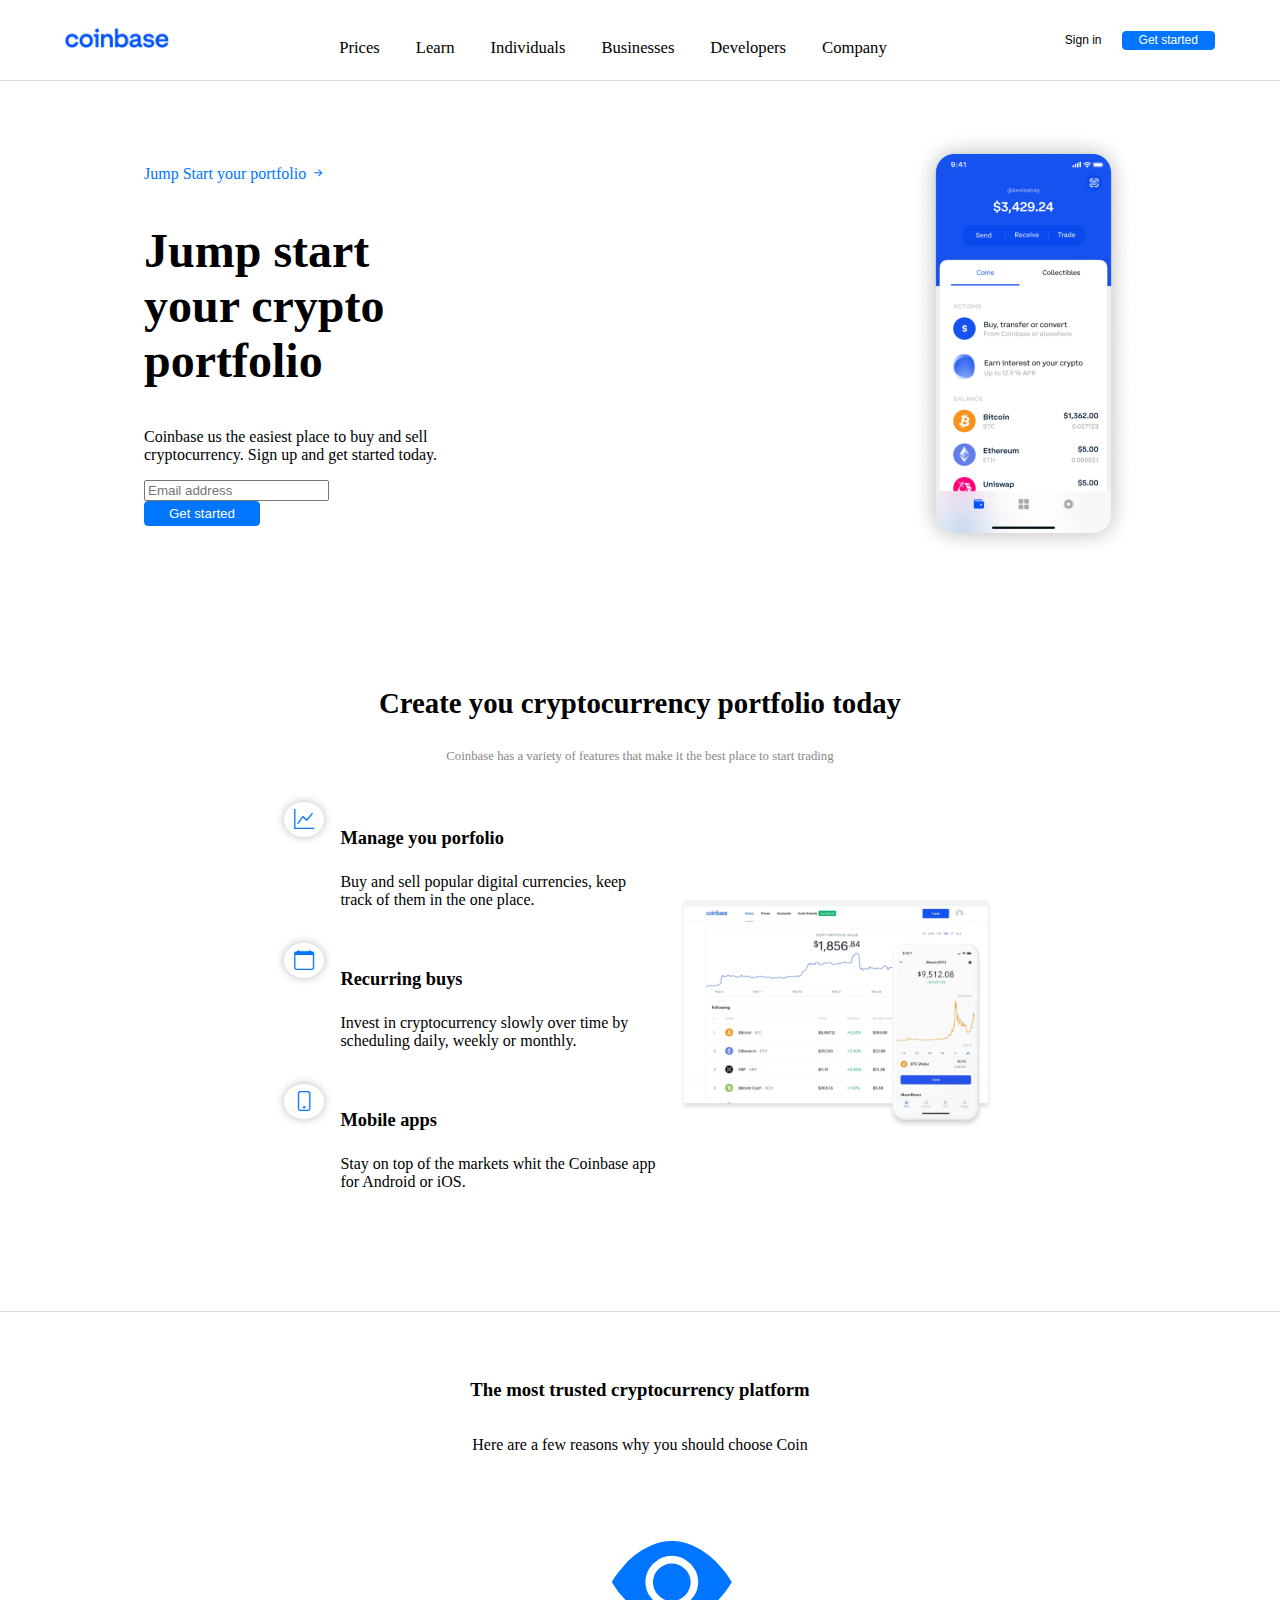
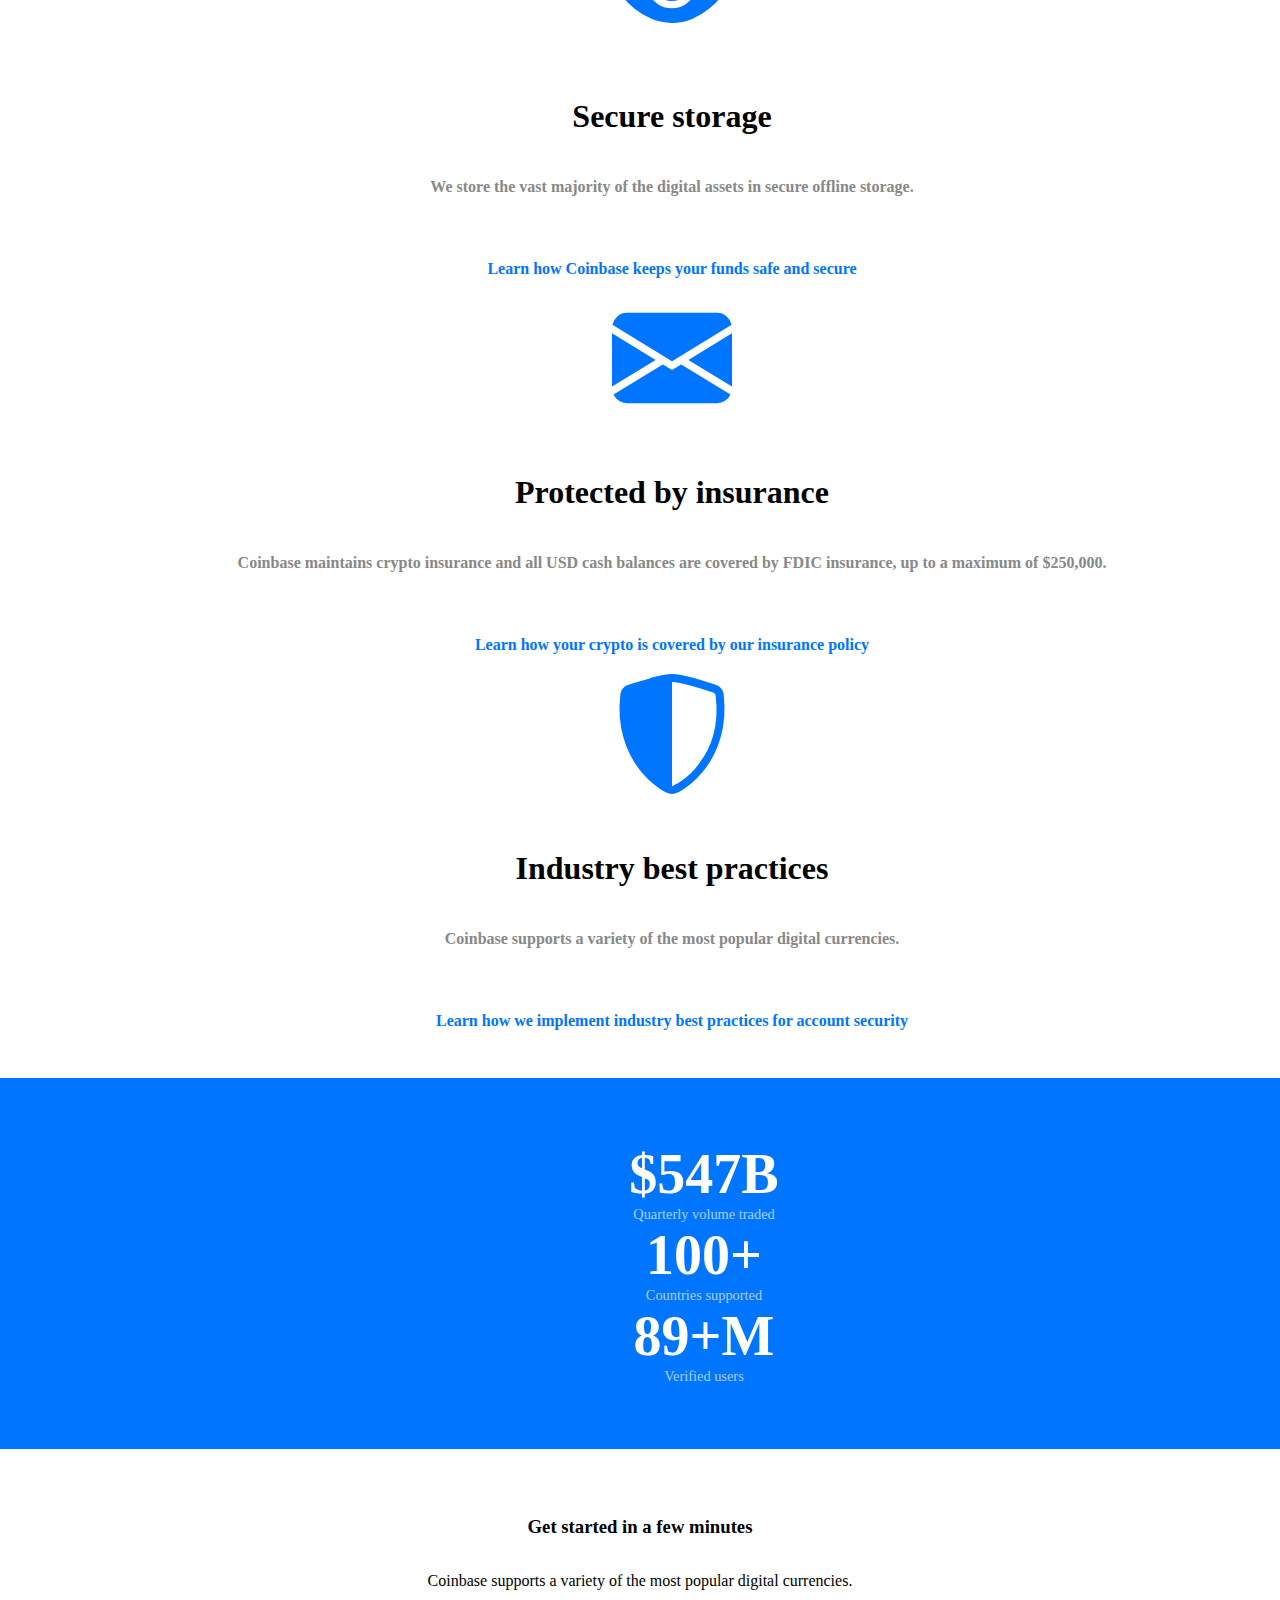
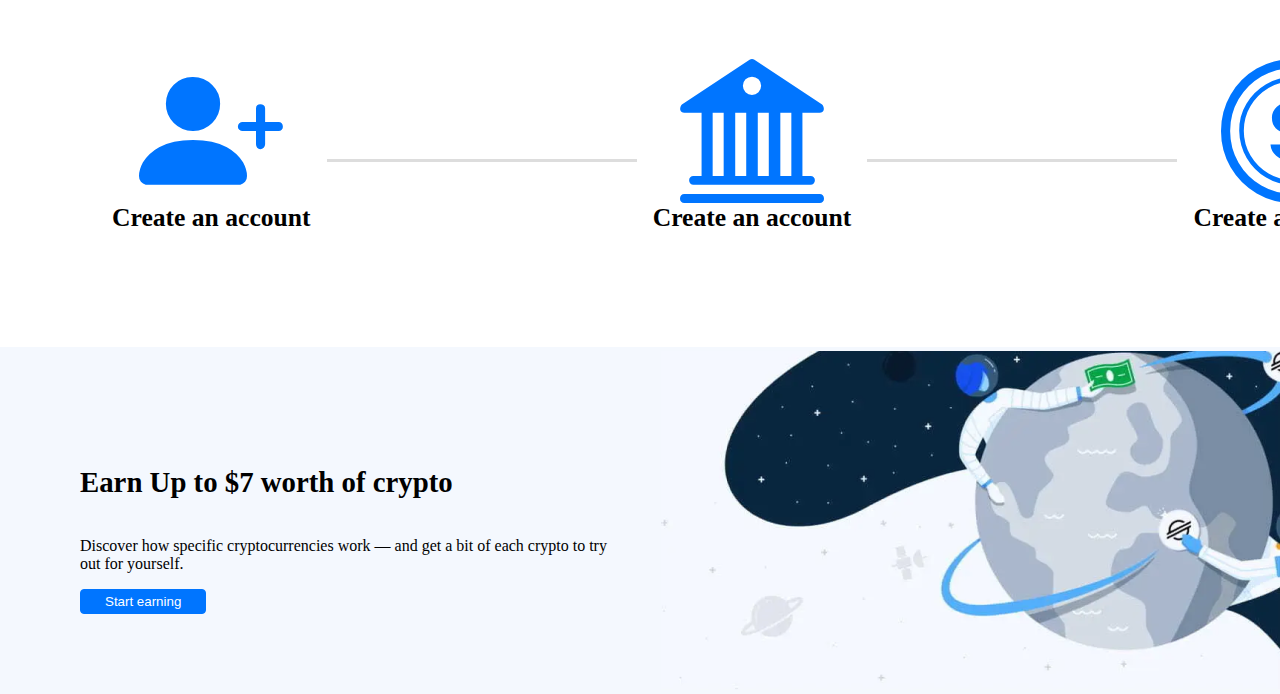
<file: index.html>
<!DOCTYPE html>
<html lang="en">

<head>
    <meta charset="UTF-8">
    <meta http-equiv="X-UA-Compatible" content="IE=edge">
    <meta name="viewport" content="width=device-width, initial-scale=1.0">
    <title>Coinbase</title>
    <link rel="shortcut icon" href="./assets/img/logo.png" type="image/png">
    <link href="https://cdn.jsdelivr.net/npm/bootstrap@5.2.0/dist/css/bootstrap.min.css" rel="stylesheet"
        integrity="sha384-gH2yIJqKdNHPEq0n4Mqa/HGKIhSkIHeL5AyhkYV8i59U5AR6csBvApHHNl/vI1Bx" crossorigin="anonymous">
    <link rel="stylesheet" href="https://cdn.jsdelivr.net/npm/bootstrap-icons@1.9.1/font/bootstrap-icons.css">
    <link rel="stylesheet" href="./sass/index.css" type="text/css">
</head>

<body>
    <nav class="nav">
        <div class="logo">
            <a href="index.html">
                <img src="./assets/img/logo.png" alt="logo coinbase">
            </a>
        </div>
        <div class="menu d-none d-md-block">
            <ul class="main-menu">
                <li><a href="#">Prices</a></li>
                <li><a href="#">Learn</a></li>
                <li><a href="#">Individuals</a></li>
                <li><a href="#">Businesses</a></li>
                <li><a href="#">Developers</a></li>
                <li><a href="#">Company</a></li>
            </ul>
        </div>
        <div class="get-started">
            <button class="btn-sec-s">Sign in</button>
            <button class="btn-main-s">Get started</button>
        </div>
    </nav>
    <section class="sec-home">
        <div class="home-cta">
            <div class="cta-text"><span>
                    Jump Start your portfolio <i class="bi bi-arrow-right-short"></i>
                </span></div>
            <h2 class="home-title h1">Jump start your crypto portfolio</h2>
            <p class="home-description">
                Coinbase us the easiest place to buy and sell cryptocurrency. Sign up and get started today.
            </p>
            <div class="lead-magnet row align-items-center">
                <div class="col input-col">
                    <input type="text" class="form-control input-text" placeholder="Email address">
                </div>
                <div class="col">
                    <button class="btn-main">Get started</button>
                </div>
            </div>
        </div>
        <div class="home-img d-none d-md-block">
            <img src="./assets/img/Wallet.png" alt="wallet">
        </div>
    </section>
    <section class="sec-feature">
        <div class="intro">
            <h3>Create you cryptocurrency portfolio today</h3>
            <p>Coinbase has a variety of features that make it the best place to start trading </p>
        </div>
        <div class="features">
            <div class="text">
                <div class="feature">
                    <span class="icon-sm">
                        <i class="bi bi-graph-up"></i>
                    </span>
                    <div class="description">
                        <h4 class="description-title">Manage you porfolio</h4>
                        <p class="description-text">Buy and sell popular digital currencies, keep track of them in the
                            one place.</p>
                    </div>
                </div>
                <div class="feature">
                    <span class="icon-sm">
                        <i class="bi bi-calendar"></i>
                    </span>
                    <div class="description">
                        <h4 class="description-title">Recurring buys</h4>
                        <p class="description-text">Invest in cryptocurrency slowly over time by scheduling daily,
                            weekly or monthly.</p>
                    </div>
                </div>
                <div class="feature">
                    <span class="icon-sm">
                        <i class="bi bi-phone"></i>
                    </span>
                    <div class="description">
                        <h4 class="description-title">Mobile apps</h4>
                        <p class="description-text">Stay on top of the markets whit the Coinbase app for Android or iOS.
                        </p>
                    </div>
                </div>
            </div>
            <div class="image d-none d-md-block">
                <img src="./assets/img/Chart1.png" alt="Chart">
            </div>
        </div>
    </section>
    <section class="sec-benefits">
        <div class="intro">
            <h3>The most trusted cryptocurrency platform </h3>
            <p>Here are a few reasons why you should choose Coin</p>
        </div>
        <div class="benefits-card row">
            <div class="benefit col-md">
                <div class="icon">
                    <i class="bi bi-eye-fill"></i>
                </div>
                <div class="description">
                    <h4 class="title">Secure storage</h4>
                    <p class="text">We store the vast majority of the digital assets in secure offline storage.</p>
                </div>
                <p class="cta">Learn how Coinbase keeps your funds safe and secure </p>
            </div>
            <div class="benefit col-md">
                <div class="icon">
                    <i class="bi bi-envelope-fill"></i>
                </div>
                <div class="description">
                    <h4 class="title">Protected by insurance</h4>
                    <p class="text">Coinbase maintains crypto insurance and all USD cash balances are covered by FDIC
                        insurance, up to a maximum of $250,000.</p>
                </div>
                <p class="cta">Learn how your crypto is covered by our insurance policy</p>
            </div>
            <div class="benefit col-md">
                <div class="icon">
                    <i class="bi bi-shield-shaded"></i>
                </div>
                <div class="description">
                    <h4 class="title">Industry best practices
                    </h4>
                    <p class="text">Coinbase supports a variety of the most popular digital currencies.</p>
                </div>
                <p class="cta">Learn how we implement industry best practices for account security</p>
            </div>
        </div>
    </section>
    <section class="sec-kpis ">
        <div class="kpis row">
            <div class="kpi col-md">
                <span class="number">$547B</span>
                <span class="desc">Quarterly volume traded</span>
            </div>
            <div class="kpi col-md">
                <span class="number">100+</span>
                <span class="desc">Countries supported</span>
    
            </div>
            <div class="kpi col-md">
                <span class="number">89+M</span>
                <span class="desc">Verified users</span>
    
            </div>
        </div>
    </section>
    <section class="sec-onboarding">
        <div class="intro">
            <h3>Get started in a few minutes</h3>
            <p>Coinbase supports a variety of the most popular digital currencies.</p>
        </div>
        <div class="steps">
            <div class="icon-desc">
                <i class="bi bi-person-plus-fill"></i>
                <h4 class="title">
                    Create an account
                </h4>
            </div>
            <div class="step-separator">

            </div>
            <div class="icon-desc">
                <i class="bi bi-bank2"></i>
                <h4 class="title">
                    Create an account
                </h4>
            </div>
            <div class="step-separator">
                
            </div>
            <div class="icon-desc">
                <i class="bi bi-coin"></i>
                <h4 class="title">
                    Create an account
                </h4>
            </div>
        </div>
    </section>
    <section class="sec-footer-cta">
        <div class="footer-cta">
            <h4 class="cta-title">Earn Up to $7 worth of crypto</h4>
            <p class="cta-description">Discover how specific cryptocurrencies work — and get a bit of each crypto to try out for yourself.</p>
            <button class="btn-main">Start earning</button>
        </div>
    </section>



    <script src="https://cdn.jsdelivr.net/npm/bootstrap@5.2.0/dist/js/bootstrap.bundle.min.js"
        integrity="sha384-A3rJD856KowSb7dwlZdYEkO39Gagi7vIsF0jrRAoQmDKKtQBHUuLZ9AsSv4jD4Xa" crossorigin="anonymous">
        </script>
</body>

</html>
</file>
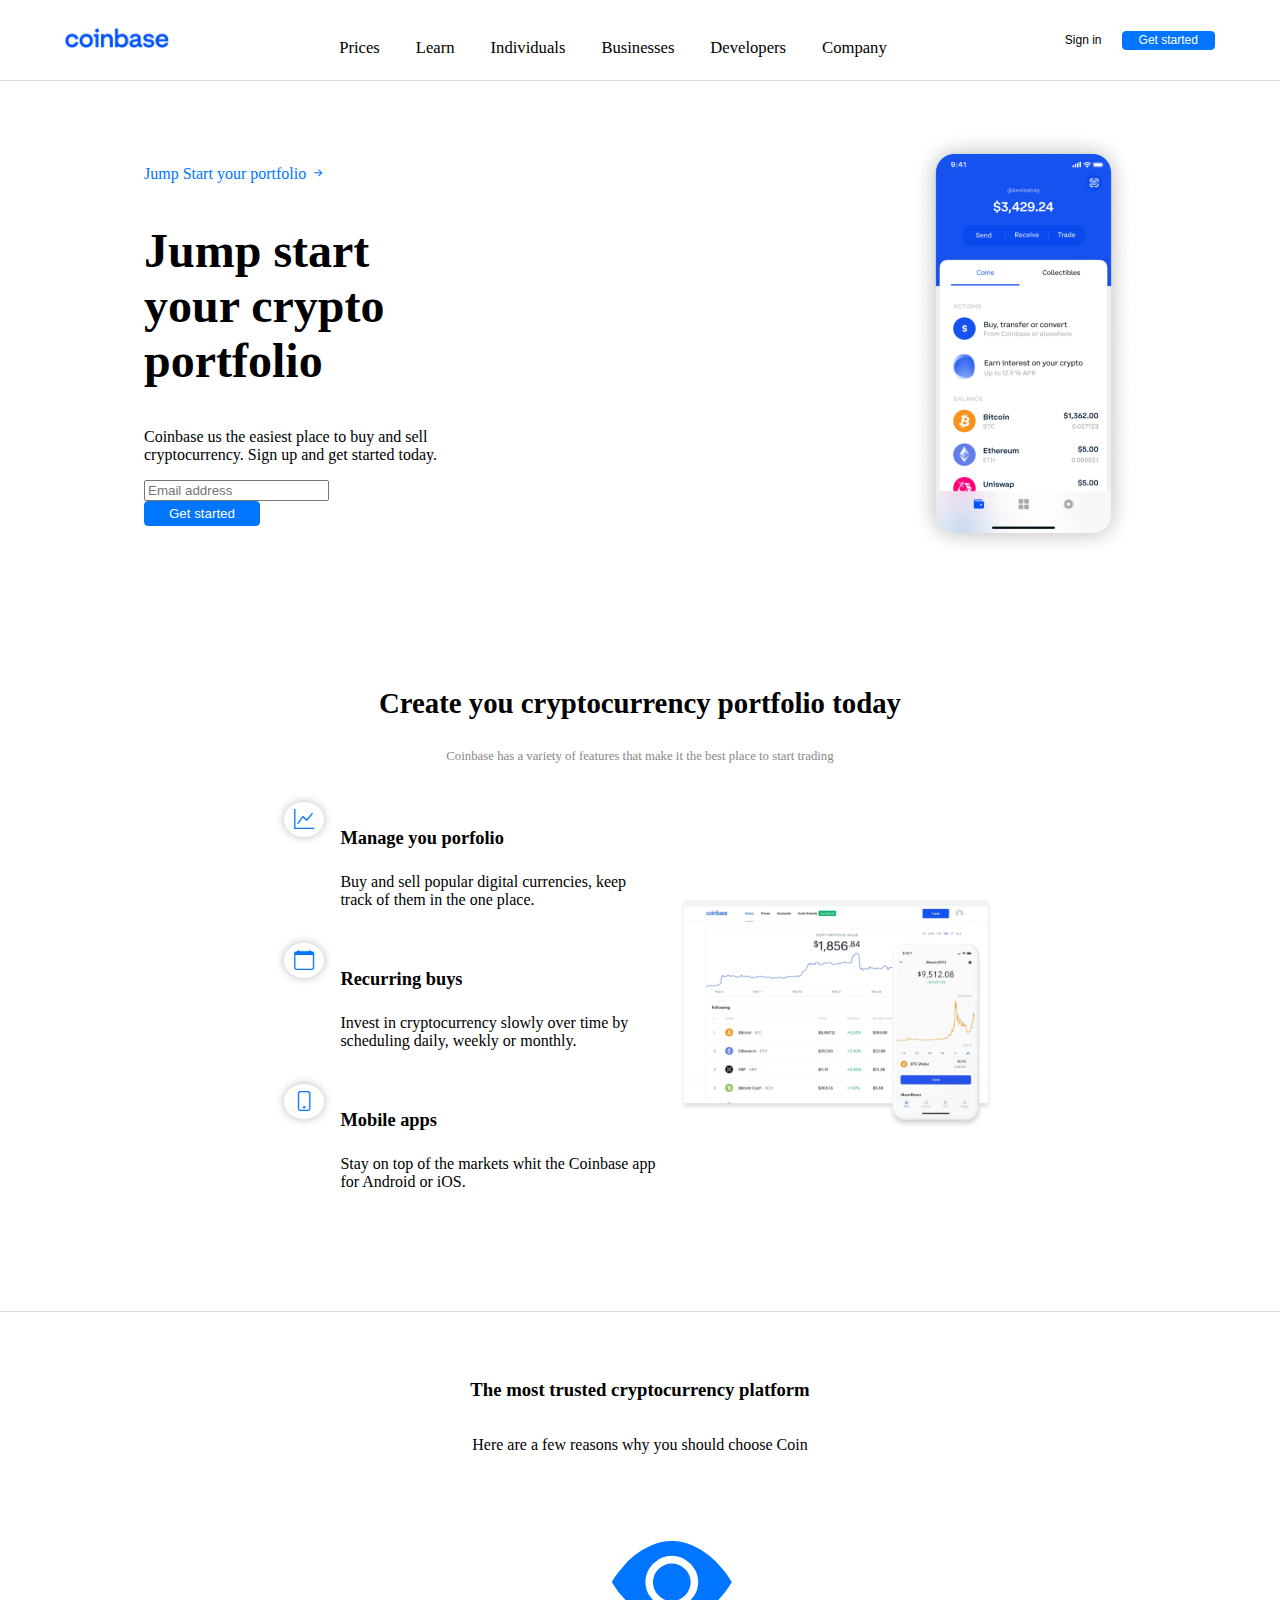
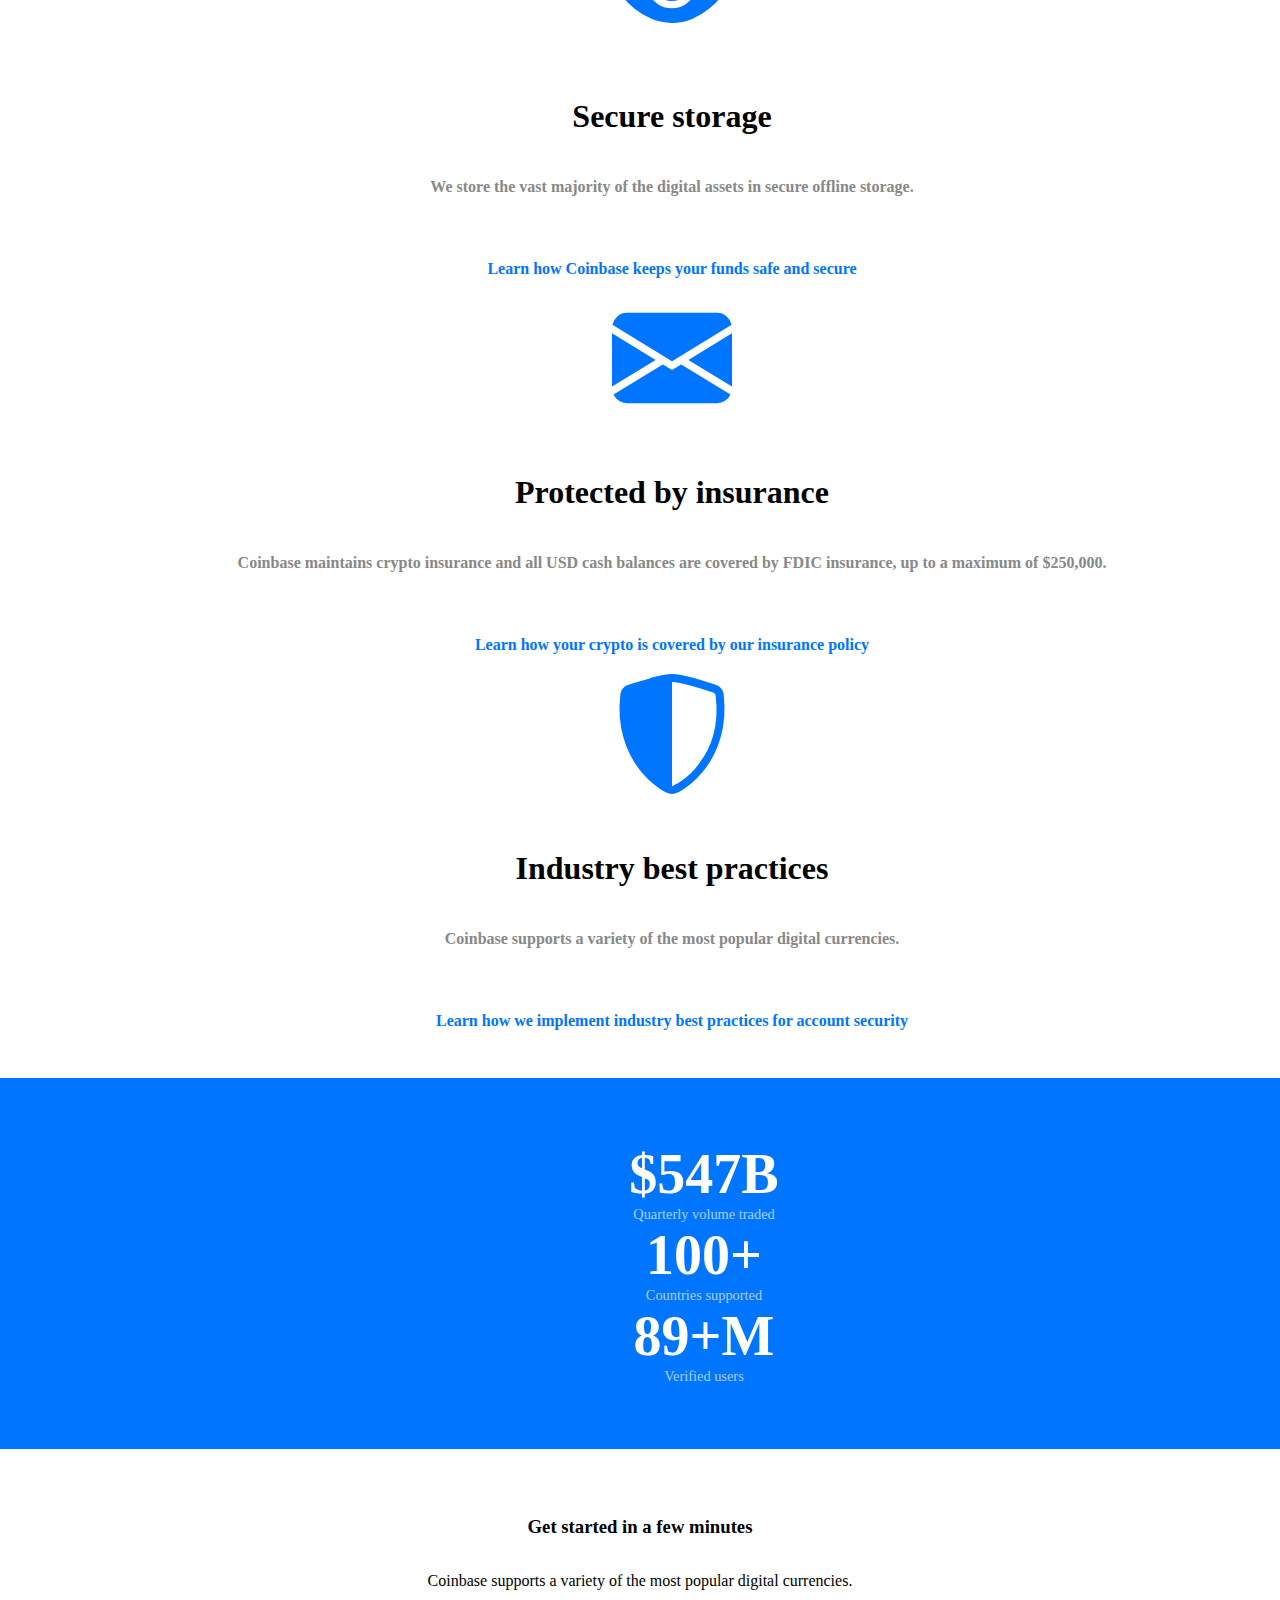
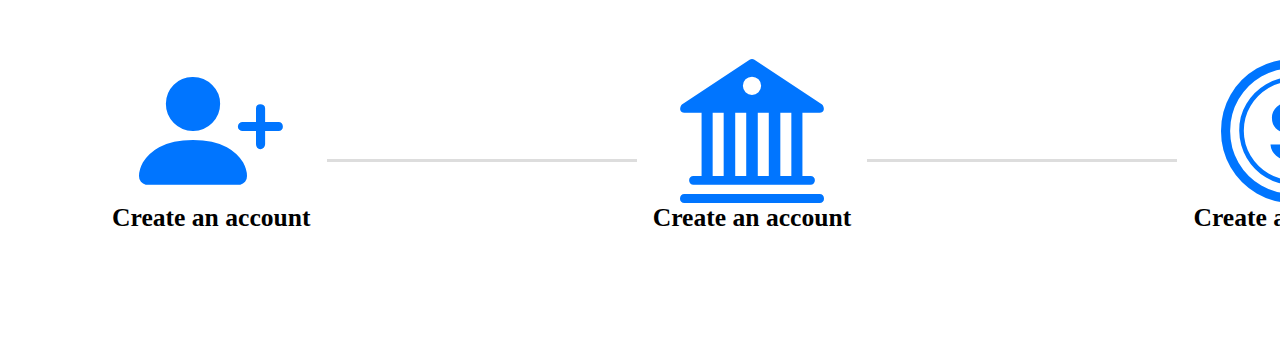
<file: html/index.html>
<!DOCTYPE html>
<html lang="en">

<head>
    <meta charset="UTF-8">
    <meta http-equiv="X-UA-Compatible" content="IE=edge">
    <meta name="viewport" content="width=device-width, initial-scale=1.0">
    <title>Proyecto Final</title>
    <link href="https://cdn.jsdelivr.net/npm/bootstrap@5.2.0/dist/css/bootstrap.min.css" rel="stylesheet"
        integrity="sha384-gH2yIJqKdNHPEq0n4Mqa/HGKIhSkIHeL5AyhkYV8i59U5AR6csBvApHHNl/vI1Bx" crossorigin="anonymous">
    <link rel="stylesheet" href="https://cdn.jsdelivr.net/npm/bootstrap-icons@1.9.1/font/bootstrap-icons.css">
    <link rel="stylesheet" href="../sass/index.css" type="text/css">
</head>

<body>
    <nav class="nav">
        <div class="logo">
            <a href="index.html">
                <img src="../assets/img/logo.png" alt="logo coinbase">
            </a>
        </div>
        <div class="menu d-none d-md-block">
            <ul class="main-menu">
                <li><a href="#">Prices</a></li>
                <li><a href="#">Learn</a></li>
                <li><a href="#">Individuals</a></li>
                <li><a href="#">Businesses</a></li>
                <li><a href="#">Developers</a></li>
                <li><a href="#">Company</a></li>
            </ul>
        </div>
        <div class="get-started">
            <button class="btn-sec-s">Sign in</button>
            <button class="btn-main-s">Get started</button>
        </div>
    </nav>
    <section class="sec-home">
        <div class="home-cta">
            <div class="cta-text"><span>
                    Jump Start your portfolio <i class="bi bi-arrow-right-short"></i>
                </span></div>
            <h2 class="home-title h1">Jump start your crypto portfolio</h2>
            <p class="home-description">
                Coinbase us the easiest place to buy and sell cryptocurrency. Sign up and get started today.
            </p>
            <div class="lead-magnet row align-items-center">
                <div class="col">
                    <input type="text" class="form-control" placeholder="Email address">
                </div>
                <div class="col">
                    <button class="btn-main">Get started</button>
                </div>
            </div>
        </div>
        <div class="home-img">
            <img src="../assets/img/Wallet.png" alt="wallet">
        </div>
    </section>
    <section class="sec-call-to-action"></section>
    <section class="sec-feature">
        <div class="intro">
            <h3>Create you cryptocurrency portfolio today</h3>
            <p>Coinbase has a variety of features that make it the best place to start trading </p>
        </div>
        <div class="features">
            <div class="text">
                <div class="feature">
                    <span class="icon-sm">
                        <i class="bi bi-graph-up"></i>
                    </span>
                    <div class="description">
                        <h4 class="description-title">Manage you porfolio</h4>
                        <p class="description-text">Buy and sell popular digital currencies, keep track of them in the
                            one place.</p>
                    </div>
                </div>
                <div class="feature">
                    <span class="icon-sm">
                        <i class="bi bi-calendar"></i>
                    </span>
                    <div class="description">
                        <h4 class="description-title">Recurring buys</h4>
                        <p class="description-text">Invest in cryptocurrency slowly over time by scheduling daily,
                            weekly or monthly.</p>
                    </div>
                </div>
                <div class="feature">
                    <span class="icon-sm">
                        <i class="bi bi-phone"></i>
                    </span>
                    <div class="description">
                        <h4 class="description-title">Mobile apps</h4>
                        <p class="description-text">Stay on top of the markets whit the Coinbase app for Android or iOS.
                        </p>
                    </div>
                </div>
            </div>
            <div class="image">
                <img src="../assets/img/Chart1.png" alt="Chart">
            </div>
        </div>
    </section>
    <section class="sec-benefits">
        <div class="intro">
            <h3>The most trusted cryptocurrency platform </h3>
            <p>Here are a few reasons why you should choose Coin</p>
        </div>
        <div class="benefits-card row">
            <div class="benefit col-md">
                <div class="icon">
                    <i class="bi bi-eye-fill"></i>
                </div>
                <div class="description">
                    <h4 class="title">Secure storage</h4>
                    <p class="text">We store the vast majority of the digital assets in secure offline storage.</p>
                </div>
                <p class="cta">Learn how Coinbase keeps your funds safe and secure </p>
            </div>
            <div class="benefit col-md">
                <div class="icon">
                    <i class="bi bi-envelope-fill"></i>
                </div>
                <div class="description">
                    <h4 class="title">Protected by insurance</h4>
                    <p class="text">Coinbase maintains crypto insurance and all USD cash balances are covered by FDIC
                        insurance, up to a maximum of $250,000.</p>
                </div>
                <p class="cta">Learn how your crypto is covered by our insurance policy</p>
            </div>
            <div class="benefit col-md">
                <div class="icon">
                    <i class="bi bi-shield-shaded"></i>
                </div>
                <div class="description">
                    <h4 class="title">Industry best practices
                    </h4>
                    <p class="text">Coinbase supports a variety of the most popular digital currencies.</p>
                </div>
                <p class="cta">Learn how we implement industry best practices for account security</p>
            </div>
        </div>
    </section>
    <section class="sec-kpis row">

        <div class="kpi col-md">
            <span class="number">$547B</span>
            <span class="desc">Quarterly volume traded</span>
        </div>


        <div class="kpi col-md">
            <span class="number">100+</span>
            <span class="desc">Countries supported</span>

        </div>

        <div class="kpi col-md">
            <span class="number">89+M</span>
            <span class="desc">Verified users</span>

        </div>
    </section>
    <section class="sec-onboarding">
        <div class="intro">
            <h3>Get started in a few minutes</h3>
            <p>Coinbase supports a variety of the most popular digital currencies.</p>
        </div>
        <div class="steps">
            <div class="icon-desc">
                <i class="bi bi-person-plus-fill"></i>
                <h4 class="title">
                    Create an account
                </h4>
            </div>
            <div class="step-separator">

            </div>
            <div class="icon-desc">
                <i class="bi bi-bank2"></i>
                <h4 class="title">
                    Create an account
                </h4>
            </div>
            <div class="step-separator">
                
            </div>
            <div class="icon-desc">
                <i class="bi bi-coin"></i>
                <h4 class="title">
                    Create an account
                </h4>
            </div>
        </div>
    </section>
    <section class="sec-cta"></section>



    <script src="https://cdn.jsdelivr.net/npm/bootstrap@5.2.0/dist/js/bootstrap.bundle.min.js"
        integrity="sha384-A3rJD856KowSb7dwlZdYEkO39Gagi7vIsF0jrRAoQmDKKtQBHUuLZ9AsSv4jD4Xa" crossorigin="anonymous">
        </script>
</body>

</html>
</file>
<file: sass/index.css>
.btn-main, .btn-main-s {
  padding: 0.25rem 1.5rem;
  border-radius: 0.25rem;
  background-color: #0075ff;
  color: white;
  border: solid 1px #0075ff;
}
.btn-main:hover, .btn-main-s:hover {
  background-color: white;
  color: #0075ff;
}
.btn-main-s {
  font-size: 0.75rem;
  padding: 0.1rem 1rem;
}

.btn-sec, .btn-sec-s {
  padding: 0.25rem 1.5rem;
  border-radius: 0.25rem;
  background-color: transparent;
  color: black;
  border: none;
}
.btn-sec:hover, .btn-sec-s:hover {
  color: #888;
}
.btn-sec-s {
  font-size: 0.75rem;
  padding: 0.1rem 1rem;
}

.main-menu {
  margin-bottom: 0;
}
.main-menu li {
  font-size: 1.04rem;
  list-style: none;
  display: inline;
  margin-right: 2rem;
}
.main-menu li a {
  color: #000;
  text-decoration: none;
}
.main-menu li a:hover {
  text-decoration: underline;
}

.icon-sm i {
  font-size: 1.25rem;
  color: #0075ff;
  padding: 0.4rem 0.65rem;
  border-radius: 50%;
  box-shadow: 0px 0px 10px rgba(0, 0, 0, 0.2705882353);
}

.benefit {
  display: flex;
  flex-direction: column;
}
.benefit .icon {
  color: #0075ff;
  font-size: 7.5rem;
  text-align: center;
  justify-content: space-around;
}
.benefit .description .title {
  font-size: 2rem;
  text-align: center;
}
.benefit .description .text {
  color: #888;
  font-weight: 600;
  text-align: center;
}
.benefit .cta {
  margin-top: 3rem;
  color: #0075ff;
  font-weight: 600;
  text-align: center;
}

.icon-desc {
  display: flex;
  flex-direction: column;
  align-items: center;
  justify-content: center;
}
.icon-desc i {
  color: #0075ff;
  font-size: 9rem;
  padding: 0;
}
.icon-desc .title {
  margin-top: -1rem;
  font-size: 1.6rem;
  font-weight: 600;
}

html {
  min-width: 100vw;
  overflow-x: hidden;
}

body {
  margin: 0;
  padding: 0;
}

.nav {
  display: flex;
  align-items: center;
  justify-content: space-around;
  width: 100%;
  height: 5rem;
  border-bottom: solid 1px #ddd;
}

.logo a img {
  max-width: 6.5rem;
}

.sec-home {
  display: flex;
  width: 100%;
  max-width: 992px;
  margin: auto;
  padding: 3rem;
  align-items: center;
}
.sec-home .home-cta {
  flex: 1;
}
.sec-home .home-cta .cta-text {
  color: #0075ff;
}
.sec-home .home-cta .home-title {
  width: 20rem;
  font-size: 3rem;
}
.sec-home .home-cta .home-description {
  width: 300px;
}
.sec-home .home-cta .lead-magnet .input-col {
  max-width: 200px;
}

.sec-feature, .sec-onboarding .intro, .sec-benefits .intro {
  width: 100%;
  max-width: 992px;
  margin: auto;
  padding: 3rem;
  display: flex;
  flex-direction: column;
  align-items: center;
}
.sec-feature .intro, .sec-onboarding .intro .intro, .sec-benefits .intro .intro {
  text-align: center;
}
.sec-feature .intro h3, .sec-onboarding .intro .intro h3, .sec-benefits .intro .intro h3 {
  font-size: 1.8rem;
}
.sec-feature .intro p, .sec-onboarding .intro .intro p, .sec-benefits .intro .intro p {
  font-size: 0.8rem;
  color: #888;
}
.sec-feature .features, .sec-onboarding .intro .features, .sec-benefits .intro .features {
  display: flex;
  gap: 1rem;
  align-items: center;
}
.sec-feature .features .text, .sec-onboarding .intro .features .text, .sec-benefits .intro .features .text {
  padding: 2rem 0;
  flex: 1;
}
.sec-feature .features .text .feature, .sec-onboarding .intro .features .text .feature, .sec-benefits .intro .features .text .feature {
  display: flex;
  flex-direction: row;
  align-items: flex-start;
  margin-bottom: 1.5rem;
}
.sec-feature .features .text .feature .description, .sec-onboarding .intro .features .text .feature .description, .sec-benefits .intro .features .text .feature .description {
  margin-top: -5px;
  margin-left: 1rem;
  max-width: 20rem;
}
.sec-feature .features .text .feature .description .description-title, .sec-onboarding .intro .features .text .feature .description .description-title, .sec-benefits .intro .features .text .feature .description .description-title {
  font-size: 1.15rem;
}
.sec-feature .features .text .feature .description .description-text, .sec-onboarding .intro .features .text .feature .description .description-text, .sec-benefits .intro .features .text .feature .description .description-text {
  font-size: 1rem;
  width: 100%;
}
.sec-feature .features .image img, .sec-onboarding .intro .features .image img, .sec-benefits .intro .features .image img {
  max-width: 20rem;
}

.sec-benefits {
  border-top: 1px solid #ddd;
}
.sec-benefits .benefits-card {
  width: 100%;
  padding: 0 2rem 2rem 2rem;
}

.sec-kpis {
  width: 100%;
  background-color: #0075ff;
  color: white;
  padding: 4rem;
}
.sec-kpis .kpi {
  display: flex;
  flex-direction: column;
  align-items: center;
}
.sec-kpis .kpi .number {
  font-size: 3.5rem;
  font-weight: 600;
}
.sec-kpis .kpi .desc {
  font-size: 0.9rem;
  color: rgba(255, 255, 255, 0.6666666667);
}

.sec-onboarding .steps {
  padding: 0 7rem 5rem 7rem;
  display: flex;
  align-items: center;
  justify-content: center;
  width: 100%;
}
.sec-onboarding .steps .step-separator {
  flex: 1;
  border-top: 3px solid #ddd;
  margin: 0 1rem;
}

.sec-footer-cta {
  background-color: #f4f8fe;
  background-image: url("../assets/img/bg.png");
  background-repeat: no-repeat;
  background-position: 100%;
  padding: 5rem;
}
.sec-footer-cta .footer-cta {
  width: 48%;
}
.sec-footer-cta .footer-cta .cta-title {
  font-size: 1.8rem;
}
.sec-footer-cta .footer-cta .cta-description {
  font-size: 1rem;
}

@media (max-width: 768px) {
  .sec-feature .intro h3, .sec-benefits .intro .intro h3, .sec-onboarding .intro .intro h3 {
    font-size: 2rem;
  }
  .sec-feature .intro p, .sec-benefits .intro .intro p, .sec-onboarding .intro .intro p {
    font-size: 1rem;
  }
  .sec-benefits .intro {
    text-align: center;
  }
  .sec-benefits .intro h3 {
    font-size: 2rem;
  }
  .sec-onboarding .steps {
    flex-direction: column;
  }
  .sec-onboarding .steps .icon-desc .title {
    text-align: center;
  }
  .sec-footer-cta {
    background-image: none;
  }
  .sec-footer-cta .footer-cta {
    width: 100%;
    text-align: center;
  }
}/*# sourceMappingURL=index.css.map */
</file>
